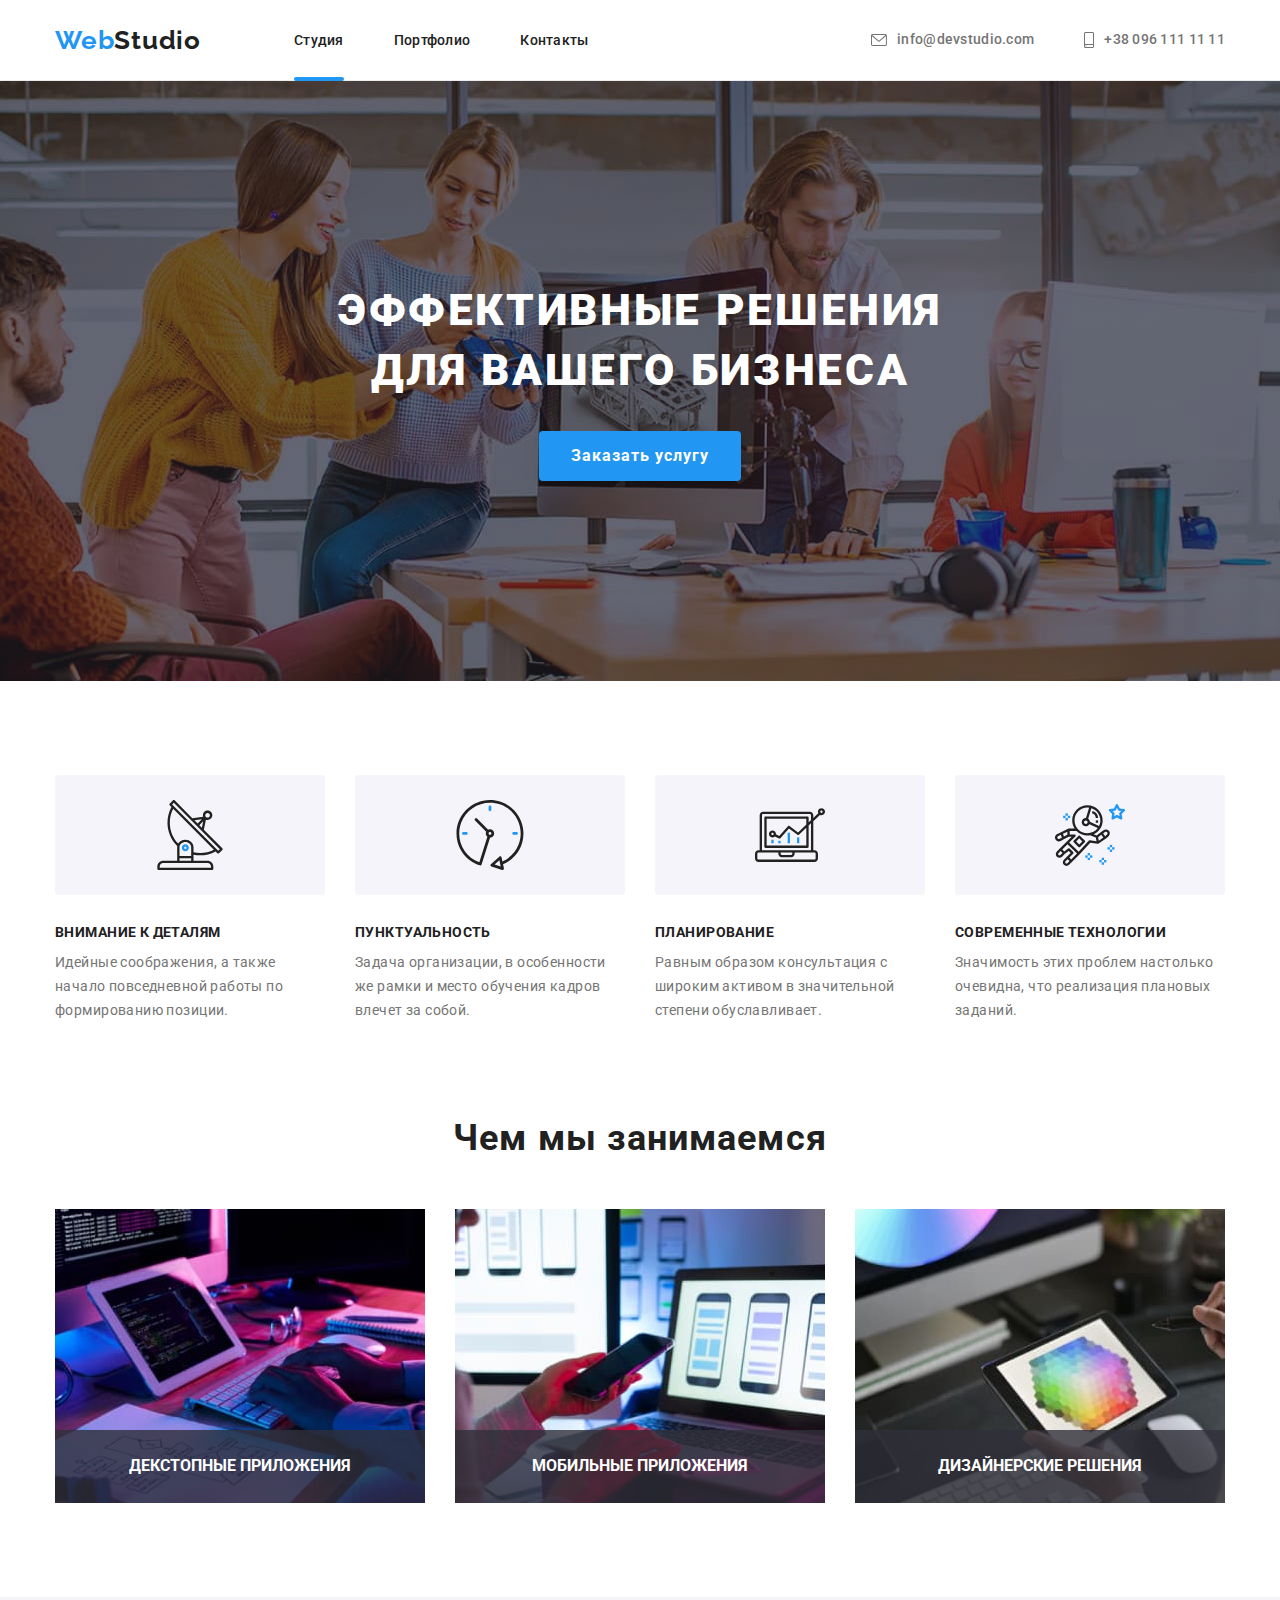
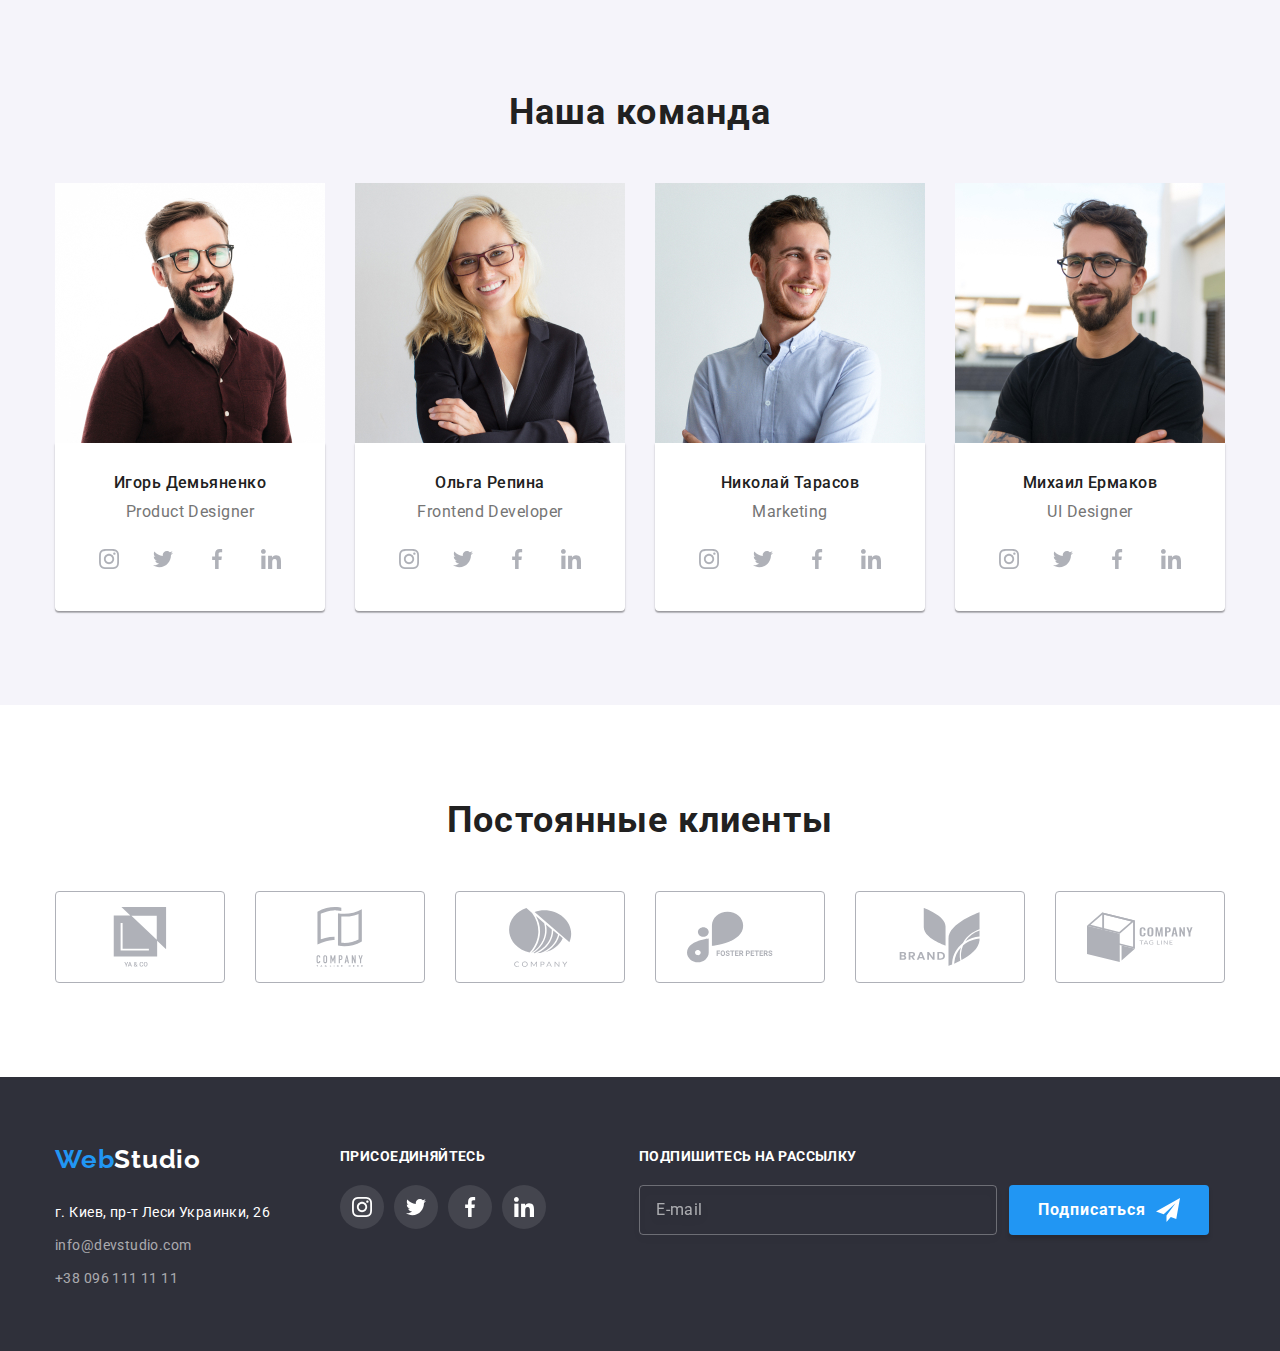
<file: index.html>
<!DOCTYPE html>
<html lang="ru">
<head>
    <meta charset="UTF-8">
    <meta http-equiv="X-UA-Compatible" content="IE=edge">
    <meta name="viewport" content="width=device-width, initial-scale=1.0">
    <link rel="stylesheet" href="https://cdnjs.cloudflare.com/ajax/libs/modern-normalize/1.1.0/modern-normalize.min.css">
    <link rel="stylesheet" href="./CSS/main.min.css">
    <link rel="preconnect" href="https://fonts.googleapis.com">
    <link rel="preconnect" href="https://fonts.gstatic.com" crossorigin>
    <link href="https://fonts.googleapis.com/css2?family=Raleway:wght@700&family=Roboto:wght@400;500;700;900&display=swap" rel="stylesheet">
    <title>WebStudio</title>
</head>
<body>
    <header class="header">
    <div class="container">
        <nav class="header-nav">
            <div class="container-logo">
            <a class="logo link" href="WebStudio">Web<span class="logo-accent">Studio</span></a>
            </div>
            <ul class="header-list list ">
                <li class="header-item ">
                    <a class="header-link link current" href="">Студия</a>
                </li>
                <li class="header-item">
                    <a class="header-link link" href="./portfolio.html">Портфолио</a>
                </li>
                <li class="header-item">
                    <a class="header-link link" href="">Контакты</a>
                </li>
            </ul>
        </nav>
            <div class="header-contact-icon">
            <ul class="header-contact-list list">
                <li class="contact-icon-mail"><a class="header-contact link" href="mailto:info@devstudio.com"><svg class="contact-icon-envelope" width="16px" height="12px">
                    <use href="./images/icons.svg#icon-envelope-hover"></use>
                </svg> info@devstudio.com</a></li>
                <li class="contact-icon-tel"><a class="header-contact link" href="tel:+380961111111"><svg class="contact-icon-smartphone" width="10px" height="16px">
                    <use href="./images/icons.svg#icon-smartphone"></use>
                </svg> +38 096 111 11 11</a></li>
            </ul>
            </div>
    </div>
    </header>
    <main>
        <section class="hero">
            <div class="container">
                <h1 class="hero-title" id="studio">Эффективные решения для вашего бизнеса</h1>
                <button class="hero-btn" type="button" data-modal-open>Заказать услугу</button>
            </div>
        </section>
        <section class="benefits">
            <div class="container benefits-container">
                <ul class="benefits-icon-list list">
                    <li class="benefits-icon-item">
                        <a href="" class="benefits-icon-link link">
                            <svg class="benefits-icon" width="70px" height="70px">
                                <use href="./images/icons.svg#icon-antenna"></use>
                            </svg>
                        </a>
                    </li>
                    <li class="benefits-icon-item">
                        <a href="" class="benefits-icon-link link">
                            <svg class="benefits-icon" width="70px" height="70px">
                                <use href="./images/icons.svg#icon-clock"></use>
                            </svg>
                        </a>
                    </li>
                    <li class="benefits-icon-item">
                        <a href="" class="benefits-icon-link link">
                            <svg class="benefits-icon" width="70px" height="70px">
                                <use href="./images/icons.svg#icon-diagram"></use>
                            </svg>
                        </a>
                    </li>
                    <li class="benefits-icon-item">
                        <a href="" class="benefits-icon-link link">
                            <svg class="benefits-icon" width="70px" height="70px">
                                <use href="./images/icons.svg#icon-astronaut-1"></use>
                            </svg>
                        </a>
                    </li>
                </ul>
                <ul class="benefits-list list">
                    <li class="benefits-item">
                        <h3 class="benefits-title">Внимание к деталям</h3>
                        <p class="benefits-text">Идейные соображения, а также начало повседневной работы по формированию позиции.</p>
                    </li>
                    <li class="benefits-item">
                        <h3 class="benefits-title">Пунктуальность</h3>
                        <p class="benefits-text">Задача организации, в особенности же рамки и место обучения кадров влечет за собой.</p>
                    </li>
                    <li class="benefits-item">
                        <h3 class="benefits-title">Планирование</h3>
                        <p class="benefits-text">Равным образом консультация с широким активом в значительной степени обуславливает.</p>
                    </li>
                    <li class="benefits-item">
                        <h3 class="benefits-title">Современные технологии</h3>
                        <p class="benefits-text">Значимость этих проблем настолько очевидна, что реализация плановых заданий.</p>
                    </li>
                </ul>
            </div>
        </section>
        <section class="about">
            <div class="container">
                <h2 class="about-title title">Чем мы занимаемся</h2>
                <ul class="about-list list">
                    <li class="about-item">
                        <img src="./images/what_are_we_doing/totype.jpg" alt="Человек печатает" width="370">
                        <p class="about-text">декстопные приложения</p>
                        </li>
                    <li class="about-item">
                        <img src="./images/what_are_we_doing/analysis.jpg" alt="Человек анализирует" width="370">
                        <p class="about-text">мобильные приложения</p>
                    </li>
                    <li class="about-item">
                        <img src="./images/what_are_we_doing/painting.jpg" alt="Человек рисует" width="370">
                        <p class="about-text">дизайнерские решения</p>
                    </li>
                </ul>
            </div>
        </section>
        <section class="team">
            <div class="container">
                <h2 class="team__title title">Наша команда</h2>
                <ul class="card__list list">
                    <li class="card__list--item">
                        <img src="./images/team/productdesigner.jpg" 
                            alt="Игорь Демьяненко" 
                            width="270" 
                            height="260">
                    <div class="card__list--top-wrap">
                        <h3 class="card__list--suptitle">Игорь Демьяненко</h3>
                        <p class="card__list--subtitle">Product Designer</p>
                        <ul class="socials list">
                            <li class="socials__item ">
                                <a class="socials__link link"  href="">
                                    <svg class="socials__icon" width="20" height="20"> <use href="./images/icons.svg#icon-insta">
                                    </use>
                                </svg>
                                </a>
                            </li>
                            <li class="socials__item ">
                                <a class="socials__link link"  href="">
                                    <svg class="socials__icon" width="20" height="20"> <use href="./images/icons.svg#icon-tw">
                                    </use>
                                </svg>
                                </a>
                            </li>
                            <li class="socials__item ">
                                <a class="socials__link link"  href="">
                                    <svg class="socials__icon width="20" height="20"> <use href="./images/icons.svg#icon-fb">
                                    </use>
                                </svg>
                                </a>
                            </li>
                            <li class="socials__item ">
                                <a class="socials__link link"  href="">
                                    <svg class="socials__icon width="20" height="20"> <use href="./images/icons.svg#icon-ld">
                                    </use>
                                </svg>
                                </a>
                            </li>
                        </ul>
                    </div>
                    </li>
                    <li class="card__list--item">
                        <img src="./images/team/frontenddeveloper.jpg" alt="Ольга Репина" 
                            width="270">
                    <div class="card__list--top-wrap">
                        <h3 class="card__list--suptitle">Ольга Репина</h3>
                        <p class="card__list--subtitle">Frontend Developer</p>
                        <ul class="socials list">
                            <li class="socials__item ">
                                <a class="socials__link link"  href="">
                                    <svg class="socials__icon" width="20" height="20"> <use href="./images/icons.svg#icon-insta">
                                    </use>
                                </svg>
                                </a>
                            </li>
                            <li class="socials__item ">
                                <a class="socials__link link"  href="">
                                    <svg class="socials__icon" width="20" height="20"> <use href="./images/icons.svg#icon-tw">
                                    </use>
                                </svg>
                                </a>
                            </li>
                            <li class="socials__item ">
                                <a class="socials__link link"  href="">
                                    <svg class="socials__icon width="20" height="20"> <use href="./images/icons.svg#icon-fb">
                                    </use>
                                </svg>
                                </a>
                            </li>
                            <li class="socials__item ">
                                <a class="socials__link link"  href="">
                                    <svg class="socials__icon width="20" height="20"> <use href="./images/icons.svg#icon-ld">
                                    </use>
                                </svg>
                                </a>
                            </li>
                        </ul>
                    </div>
                    </li>
                    <li class="card__list--item">
                        <img src="./images/team/marketing.jpg" alt="Николай Тарасов" 
                            width="270" 
                            height="260">
                    <div class="card__list--top-wrap">
                        <h3 class="card__list--suptitle">Николай Тарасов</h3>
                        <p class="card__list--subtitle">Marketing</p>
                        <ul class="socials list">
                            <li class="socials__item ">
                                <a class="socials__link link"  href="">
                                    <svg class="socials__icon" width="20" height="20"> <use href="./images/icons.svg#icon-insta">
                                    </use>
                                </svg>
                                </a>
                            </li>
                            <li class="socials__item ">
                                <a class="socials__link link"  href="">
                                    <svg class="socials__icon" width="20" height="20"> <use href="./images/icons.svg#icon-tw">
                                    </use>
                                </svg>
                                </a>
                            </li>
                            <li class="socials__item ">
                                <a class="socials__link link"  href="">
                                    <svg class="socials__icon width="20" height="20"> <use href="./images/icons.svg#icon-fb">
                                    </use>
                                </svg>
                                </a>
                            </li>
                            <li class="socials__item ">
                                <a class="socials__link link"  href="">
                                    <svg class="socials__icon width="20" height="20"> <use href="./images/icons.svg#icon-ld">
                                    </use>
                                </svg>
                                </a>
                            </li>
                        </ul>
                    </div>
                    </li>
                    <li class="card__list--item">
                        <img src="./images/team/uidesigner.jpg" alt="Михаил Ермаков" 
                            width="270" 
                            height="260">
                    <div class="card__list--top-wrap">
                        <h3 class="card__list--suptitle">Михаил Ермаков</h3>
                        <p class="card__list--subtitle">UI Designer</p>
                        <ul class="socials list">
                            <li class="socials__item ">
                                <a class="socials__link link"  href="">
                                    <svg class="socials__icon" width="20" height="20"> <use href="./images/icons.svg#icon-insta">
                                    </use>
                                </svg>
                                </a>
                            </li>
                            <li class="socials__item ">
                                <a class="socials__link link"  href="">
                                    <svg class="socials__icon" width="20" height="20"> <use href="./images/icons.svg#icon-tw">
                                    </use>
                                </svg>
                                </a>
                            </li>
                            <li class="socials__item ">
                                <a class="socials__link link"  href="">
                                    <svg class="socials__icon width="20" height="20"> <use href="./images/icons.svg#icon-fb">
                                    </use>
                                </svg>
                                </a>
                            </li>
                            <li class="socials__item ">
                                <a class="socials__link link"  href="">
                                    <svg class="socials__icon width="20" height="20"> <use href="./images/icons.svg#icon-ld">
                                    </use>
                                </svg>
                                </a>
                            </li>
                        </ul>
                    </div>
                    </li>
                </ul>
            </div>
        </section>
        <section class="clients">
            <div class="container">
            <h2 class="clients__title title">Постоянные клиенты</h2>
            <ul class="clients__list list">
                <li class="clients__item">
                    <a href="" class="clients__link link">
                        <svg class="clients__icon" width="106" height="60"> 
                            <use href="./images/icons.svg#icon-company-1"></use>
                        </svg>
                    </a>
                </li>
                <li class="clients__item">
                    <a href="" class="clients__link link">
                        <svg class="clients__icon" width="106" height="60">
                            <use href="./images/icons.svg#icon-company-2"></use>
                        </svg>
                    </a>
                </li>
                <li class="clients__item">
                    <a href="" class="clients__link link">
                        <svg class="clients__icon" width="106" height="60">
                            <use href="./images/icons.svg#icon-company-3"></use>
                        </svg>
                    </a>
                </li>
                <li class="clients__item">
                    <a href="" class="clients__link link">
                        <svg class="clients__icon" width="106" height="60">
                            <use href="./images/icons.svg#icon-company-4"></use>
                        </svg>
                    </a>
                </li>
                <li class="clients__item">
                    <a href="" class="clients__link link">
                        <svg class="clients__icon" width="106" height="60">
                            <use href="./images/icons.svg#icon-company-5"></use>
                        </svg>
                    </a>
                </li>
                <li class="clients__item">
                    <a href="" class="clients__link link">
                        <svg class="clients__icon" width="106" height="60">
                            <use href="./images/icons.svg#icon-company-6"></use>
                        </svg>
                    </a>
                </li>
            </ul>
            </div>
        </section>
        <footer class="contact-info ">
        <div class="container">
            <div class="footer-left">
            <div class="footer-logo">
                <a class="logo link logo-down" href="WebStudio">Web<span class="logo-accent-secondary">Studio</span></a>
            </div>
            <address>
            <ul class="contact-info-list list" >
                <li class="contact-info-item link">
                    <a class="contact-info-link-geo link" href="https://goo.gl/maps/p29ZWmAtgmgeGxHdA">г. Киев, пр-т Леси Украинки, 26</a>
                </li>
                <li class="contact-info-item"> 
                    <a class="contact-info-link link" href="mailto:info@devstudio.com">info@devstudio.com</a>
                </li>
                <li class="contact-info-item">
                    <a class="contact-info-link link" href="tel:"+380961111111">+38 096 111 11 11</a>
                </li>
            </ul>
            </address>
            </div>
            <div class="footer-right">
                <h2 class="footer-right-title">присоединяйтесь</h2>
                    <ul class="footer-right-list list">
                            <li class="footer-right-item ">
                                <a class="footer-right-link link"  href="">
                                    <svg class="footer-right-icon" width="20" height="20"> <use href="./images/icons.svg#icon-insta">
                                    </use>
                                </svg>
                                </a>
                            </li>
                            <li class="footer-right-item ">
                                <a class="footer-right-link link"  href="">
                                    <svg class="footer-soc-icon" width="20" height="20"> <use href="./images/icons.svg#icon-tw">
                                    </use>
                                </svg>
                                </a>
                            </li>
                            <li class="footer-right-item ">
                                <a class="footer-right-link link" href="">
                                    <svg class="footer-right-icon" width="20" height="20"> <use href="./images/icons.svg#icon-fb">
                                    </use>
                                </svg>
                                </a>
                            </li>
                            <li class="footer-right-item ">
                                <a class="footer-right-link link"  href="">
                                    <svg class="footer-right-icon" width="20" height="20"> <use href="./images/icons.svg#icon-ld">
                                    </use>
                                </svg>
                                </a>
                            </li>
                        </ul>
            </div>
            <div class="subscribe-footer">
                <h2 class="subscribe-title">Подпишитесь на рассылку</h2>
                <div class="subscribe-field-form">
                <label class="subscribe-form"></label>
                <input 
                type="email"
                name="subscribe-email"
                placeholder="E-mail"
                class="subscribe-input">
                <button type="button" class="footer-btn">Подписаться <svg class="footer-icon-btn" width="24" height="24">
                    <use href="./images/icons.svg#icon-tg"></use>
                </div>
                </div>
            </div>
        </div>
    </footer>
    <div class="backdrop is-hidden" data-modal>
        <div class="modal">
            <button type="button" class="modal-btn" data-modal-close>
                <svg class="modal-icon" width="10" height="10">
                    <use href="./images/icons.svg#icon-close"></use>
                </svg>
            </button>
            <p class="modal-title">Оставьте свои данные, мы вам перезвоним</p>
            <form class="modal-form">
                <div class="modal-field">
                    <label class="form-label" for="modal-text">Имя</label>
                        <div class="input-wrap">
                        <input 
                        type="text"
                        id="modal-text"
                        class="modal-input" 
                        name="user-name"
                        required
                        >
                        <svg class="input-icon" width="18" height="18">
                            <use href="./images/icons.svg#icon-person-modal"></use>
                        </svg>
                    </div>
                </div>
            <div class="modal-field">
                <label class="form-label">
                    Телефон
                    <span class="span-wrap">
                    <input 
                        type="tel" 
                        class="modal-input" 
                        name="tel"
                        required
                    >
                    <svg class="input-icon" width="18" height="18">
                        <use href="./images/icons.svg#icon-phone-modal"></use>
                    </svg>
                    </span>
                </label>
            </div>
            <div class="modal-field">
            <label class="form-label" for="user-email">Почта</label>
                <div class="input-wrap">
                        <input 
                        type="email" 
                        for="user-email"
                        class="modal-input" 
                        name="email"
                        required
                        >
                        <svg class="input-icon" width="18" height="18">
                        <use href="./images/icons.svg#icon-email-modal"></use>
                        </svg>
                </div>
            </div>
            <label class="form-label" for="modal-text">Комментарий</label>
                <textarea 
                name="modal-text" 
                id="modal-text"
                class="modal-text-area"
                placeholder="Введите текст"
                ></textarea>
            <div class="modal-field">
                    <input
                    type="checkbox"
                    name="privacy"
                    class="modal-input-checkbox visually-hidden"
                    id="modal-input"
                    >
            <label for="modal-input" class="check-text"><span>
                <svg class="icon-check" width="16px" height="15px">
                    <use href="./images/icons.svg#icon-check"></use>
                </svg>
            </span>Соглашаюсь с рассылкой и принимаю &nbsp <a href="">Условия договора</a></label>
            </div>
            <button type="submit" class="modal-btn-submit">Отправить</button>
            </form>
        </div>
    </div>
    </main>
<script src="./js/modal.js"></script>
</body>
</html>
</file>
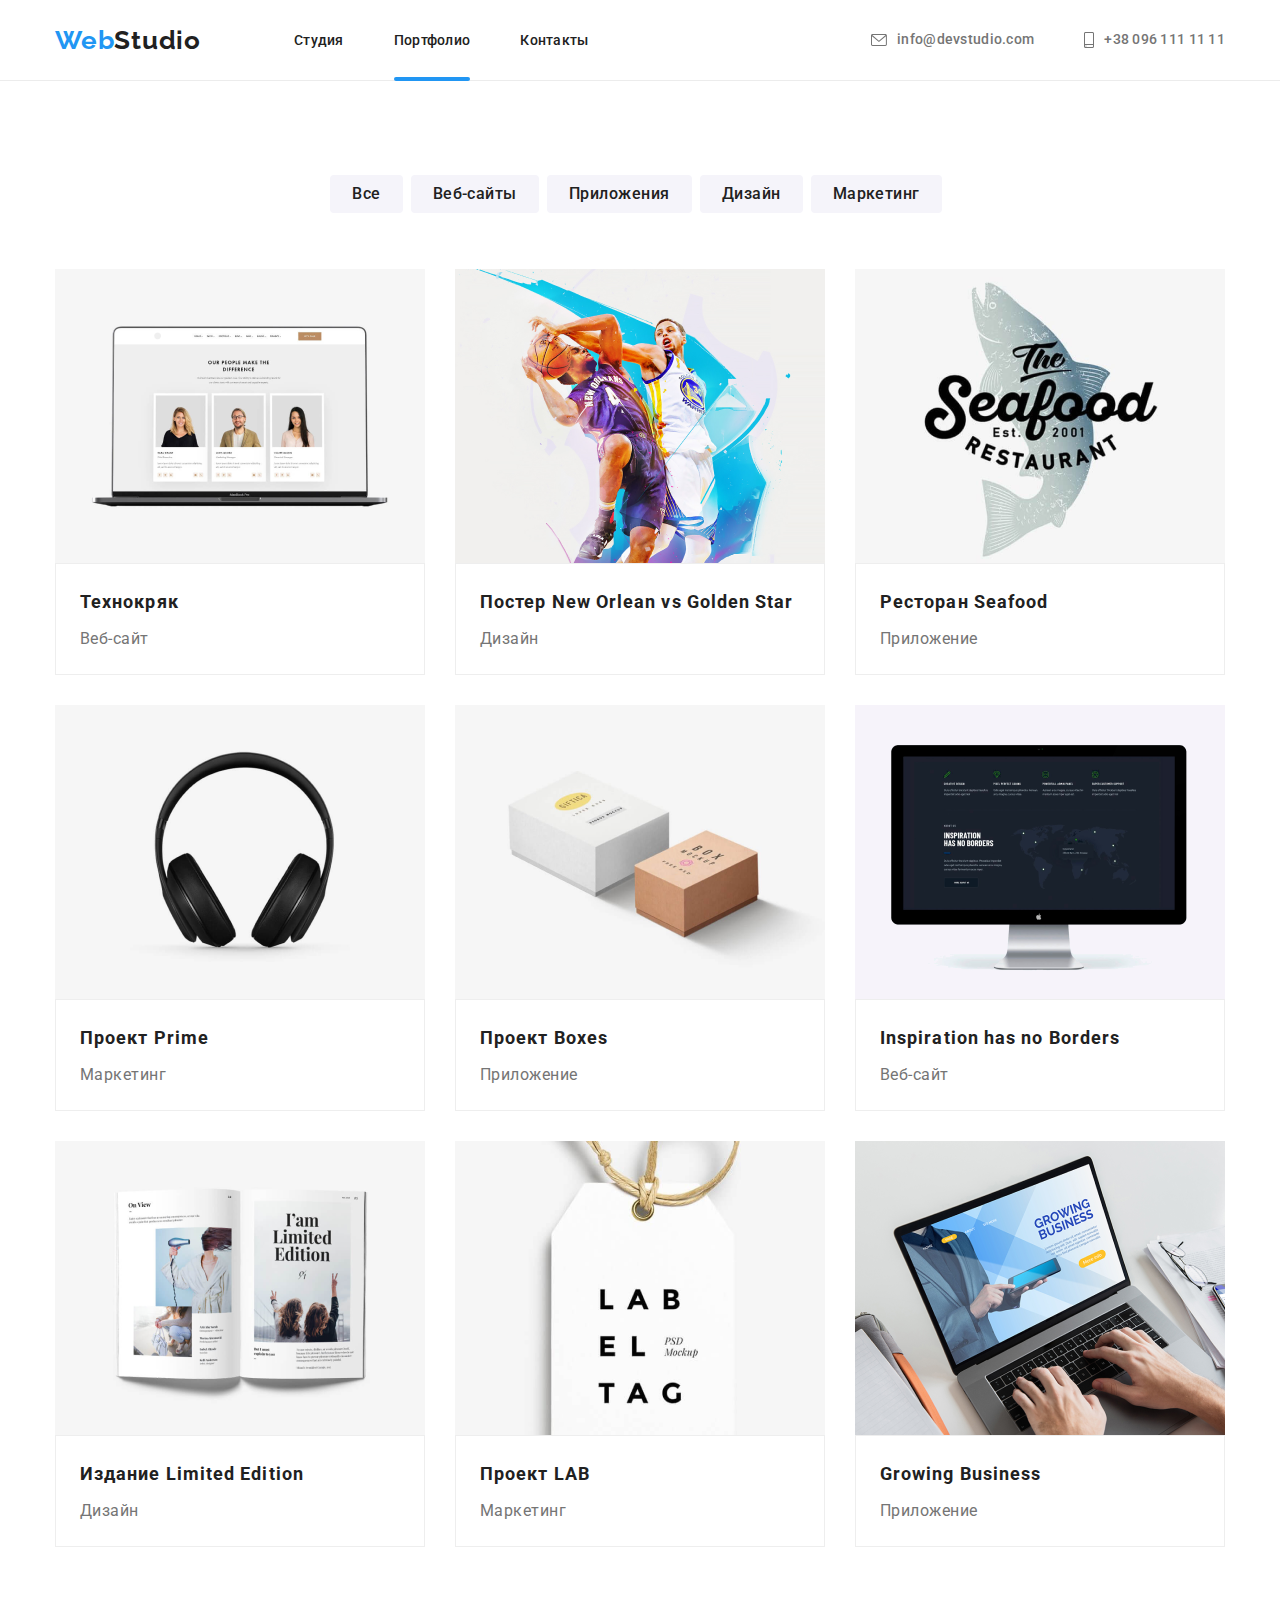
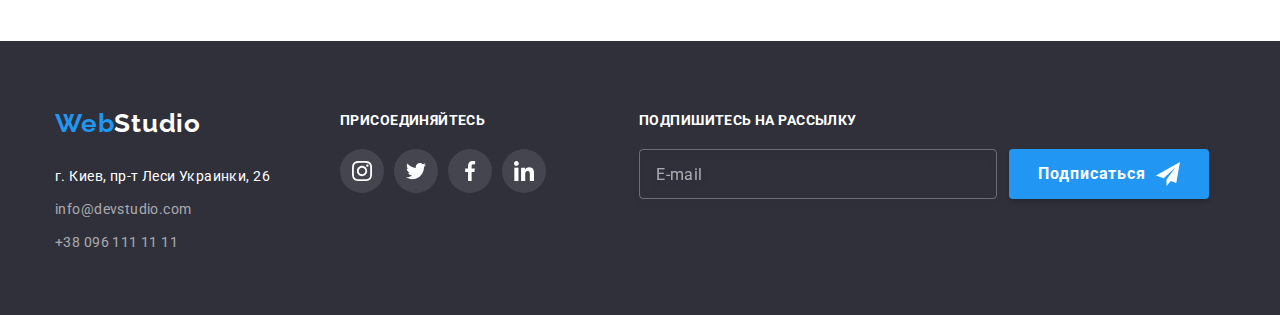
<file: portfolio.html>
<!DOCTYPE html>
<html lang="ru">
<head>
    <meta charset="UTF-8">
    <meta http-equiv="X-UA-Compatible" content="IE=edge">
    <meta name="viewport" content="width=device-width, initial-scale=1.0">
    <link rel="stylesheet" href="https://cdnjs.cloudflare.com/ajax/libs/modern-normalize/1.1.0/modern-normalize.min.css">
    <link rel="stylesheet" href="./CSS/main.min.css">
    <link rel="preconnect" href="https://fonts.googleapis.com">
    <link rel="preconnect" href="https://fonts.gstatic.com" crossorigin>
    <link href="https://fonts.googleapis.com/css2?family=Raleway:wght@700&family=Roboto:wght@400;500;700;900&display=swap" rel="stylesheet">
    <title>WebStudio</title>
</head>
<body>
    <header class="header">
    <div class="container header-container">
        <nav class="header-nav">
            <div class="container-logo">
                <a class="logo link" href="WebStudio">Web<span class="logo-accent">Studio</span></a>
            </div>
            <ul class="header-list list ">
                <li class="header-item ">
                    <a class="header-link link " href="./index.html">Студия</a>
                </li>
                <li class="header-item">
                    <a class="header-link link current" href="">Портфолио</a>
                </li>
                <li class="header-item">
                    <a class="header-link link " href="">Контакты</a>
                </li>
            </ul>
        </nav>
            <div class="header-contact-icon">
            <ul class="header-contact-list list">
                <li class="contact-icon-mail"><a class="header-contact link" href="mailto:info@devstudio.com"><svg class="contact-icon-envelope" width="16px" height="12px">
                    <use href="./images/icons.svg#icon-envelope-hover"></use>
                </svg> info@devstudio.com</a></li>
                <li class="contact-icon-tel"><a class="header-contact link" href="tel:+380961111111"><svg class="contact-icon-smartphone" width="10px" height="16px">
                    <use href="./images/icons.svg#icon-smartphone"></use>
                </svg> +38 096 111 11 11</a></li>
            </ul>
            </div>
    </div>
    </header>
    <main>
        <section class="galery">
        <div class="container">
                <ul class="galery-filter list">
                    <li class="galery-item">
                        <button class="galery-filter-btn" type="button">Все</button>
                    </li>
                    <li class="galery-item">
                        <button class="galery-filter-btn" type="button">Веб-сайты</button>
                    </li>
                    <li class="galery-item">
                        <button class="galery-filter-btn" type="button">Приложения</button>
                    </li>
                    <li class="galery-item">
                        <button class="galery-filter-btn" type="button">Дизайн</button>
                    </li>
                    <li class="galery-item">
                        <button class="galery-filter-btn" type="button">Маркетинг</button>
                    </li>
                </ul>
                <div class="galery-list-container">
                    <ul class="galery-list list">
                        <li class="galery-list-item">
                            <div class="galery-top-wrap">
                            <img src="./images/gallery/technoquack.png" 
                            alt="Технокряк" width="370"
                            />
                            <p class="galery-top-text">Ресурс предлагает комплексные предложения с разным уровнем функционала и сервисов. Все это позволит посетителю получить исчерпывающие сведения о компании или частном лице.</p>
                            </div>
                            <div class="galery-cards-text">
                                <h2 class="galery-list-title">Технокряк</h2>
                                <p class="galery-list-subtitle">Веб-сайт</p>
                            </div>
                        </li>
                        <li class="galery-list-item">
                            <div class="galery-top-wrap">
                            <img src="./images/gallery/new_orlean_vs_golden_star.png" 
                            alt="Постер New Orlean vs Golden Star" width="370">
                            <p class="galery-top-text">Ресурс предлагает комплексные предложения с разным уровнем функционала и сервисов. Все это позволит посетителю получить исчерпывающие сведения о компании или частном лице.</p>
                            </div>
                            <div class="galery-cards-text">
                                <h2 class="galery-list-title">Постер New Orlean vs Golden Star</h2>
                                <p class="galery-list-subtitle">Дизайн</p>
                            </div>
                        </li>
                        <li class="galery-list-item">
                            <div class="galery-top-wrap">
                            <img src="./images/gallery/seafood.png" 
                            alt="Ресторан Seafood" width="370">
                            <p class="galery-top-text">Ресурс предлагает комплексные предложения с разным уровнем функционала и сервисов. Все это позволит посетителю получить исчерпывающие сведения о компании или частном лице.</p>
                            </div>
                            <div class="galery-cards-text">
                                <h2 class="galery-list-title">Ресторан Seafood</h2>
                                <p class="galery-list-subtitle">Приложение</p>
                            </div>
                        </li>
                        <li class="galery-list-item">
                            <div class="galery-top-wrap">
                            <img src="./images/gallery/prime.png" 
                            alt="Проект Prime" width="370">
                            <p class="galery-top-text">Ресурс предлагает комплексные предложения с разным уровнем функционала и сервисов. Все это позволит посетителю получить исчерпывающие сведения о компании или частном лице.</p>
                            </div>
                            <div class="galery-cards-text">
                                <h2 class="galery-list-title">Проект Prime</h2>
                                <p class="galery-list-subtitle">Маркетинг</p>
                            </div>
                        </li>
                        <li class="galery-list-item">
                            <div class="galery-top-wrap">
                            <img src="./images/gallery/boxes.png" 
                            alt="Проект Boxes" width="370">
                            <p class="galery-top-text">Ресурс предлагает комплексные предложения с разным уровнем функционала и сервисов. Все это позволит посетителю получить исчерпывающие сведения о компании или частном лице.</p>
                            </div>
                            <div class="galery-cards-text">
                                <h2 class="galery-list-title">Проект Boxes</h2>
                                <p class="galery-list-subtitle">Приложение</p>
                            </div>
                        </li>
                        <li class="galery-list-item">
                            <div class="galery-top-wrap">
                            <img src="./images/gallery/inspiration_has_no_borders.png" 
                            alt="Inspiration has no Borders" width="370">
                            <p class="galery-top-text">Ресурс предлагает комплексные предложения с разным уровнем функционала и сервисов. Все это позволит посетителю получить исчерпывающие сведения о компании или частном лице.</p>
                            </div>
                            <div class="galery-cards-text">
                                <h2 class="galery-list-title">Inspiration has no Borders</h2>
                                <p class="galery-list-subtitle">Веб-сайт</p>
                            </div>
                        </li>
                        <li class="galery-list-item">
                            <div class="galery-top-wrap">
                            <img src="./images/gallery/limited_edition.png" 
                            alt="Издание Limited Edition" width="370">
                            <p class="galery-top-text">Ресурс предлагает комплексные предложения с разным уровнем функционала и сервисов. Все это позволит посетителю получить исчерпывающие сведения о компании или частном лице.</p>
                            </div>
                            <div class="galery-cards-text">
                                <h2 class="galery-list-title">Издание Limited Edition</h2>
                                <p class="galery-list-subtitle">Дизайн</p>
                            </div>
                        </li>
                        <li class="galery-list-item">
                            <div class="galery-top-wrap">
                            <img src="./images/gallery/lab.png" 
                            alt="Проект LAB" width="370">
                            <p class="galery-top-text">Ресурс предлагает комплексные предложения с разным уровнем функционала и сервисов. Все это позволит посетителю получить исчерпывающие сведения о компании или частном лице.</p>
                            </div>
                            <div class="galery-cards-text">
                                <h2 class="galery-list-title">Проект LAB</h2>
                                <p class="galery-list-subtitle">Маркетинг</p>
                            </div>
                        </li>
                        <li class="galery-list-item">
                            <div class="galery-top-wrap">
                            <img src="./images/gallery/growing_business.png" 
                            alt="Growing Business" width="370">
                            <p class="galery-top-text">Ресурс предлагает комплексные предложения с разным уровнем функционала и сервисов. Все это позволит посетителю получить исчерпывающие сведения о компании или частном лице.</p>
                            </div>
                            <div class="galery-cards-text">
                                <h2 class="galery-list-title">Growing Business</h2>
                                <p class="galery-list-subtitle">Приложение</p>
                            </div>
                        </li>
                    </ul>
                </div>
            </div>
        </section>
    </main>
    <footer class="contact-info ">
        <div class="container">
            <div class="footer-left">
            <div class="footer-logo">
                <a class="logo link logo-down" href="WebStudio">Web<span class="logo-accent-secondary">Studio</span></a>
            </div>
            <address>
            <ul class="contact-info-list list" >
                <li class="contact-info-item link">
                    <a class="contact-info-link-geo link" href="https://goo.gl/maps/p29ZWmAtgmgeGxHdA">г. Киев, пр-т Леси Украинки, 26</a>
                </li>
                <li class="contact-info-item"> 
                    <a class="contact-info-link link" href="mailto:info@devstudio.com">info@devstudio.com</a>
                </li>
                <li class="contact-info-item">
                    <a class="contact-info-link link" href="tel:"+380961111111">+38 096 111 11 11</a>
                </li>
            </ul>
            </address>
            </div>
            <div class="footer-right">
                <h2 class="footer-right-title">присоединяйтесь</h2>
                    <ul class="footer-right-list list">
                            <li class="footer-right-item ">
                                <a class="footer-right-link link"  href="">
                                    <svg class="footer-right-icon" width="20" height="20"> <use href="./images/icons.svg#icon-insta">
                                    </use>
                                </svg>
                                </a>
                            </li>
                            <li class="footer-right-item ">
                                <a class="footer-right-link link"  href="">
                                    <svg class="footer-soc-icon" width="20" height="20"> <use href="./images/icons.svg#icon-tw">
                                    </use>
                                </svg>
                                </a>
                            </li>
                            <li class="footer-right-item ">
                                <a class="footer-right-link link" href="">
                                    <svg class="footer-right-icon" width="20" height="20"> <use href="./images/icons.svg#icon-fb">
                                    </use>
                                </svg>
                                </a>
                            </li>
                            <li class="footer-right-item ">
                                <a class="footer-right-link link"  href="">
                                    <svg class="footer-right-icon" width="20" height="20"> <use href="./images/icons.svg#icon-ld">
                                    </use>
                                </svg>
                                </a>
                            </li>
                        </ul>
            </div>
            <div class="subscribe-footer">
                <h2 class="subscribe-title">Подпишитесь на рассылку</h2>
                <div class="subscribe-field-form">
                <label class="subscribe-form"></label>
                <input 
                type="email"
                name="subscribe-email"
                placeholder="E-mail"
                class="subscribe-input">
                <button type="button" class="footer-btn">Подписаться <svg class="footer-icon-btn" width="24" height="24">
                    <use href="./images/icons.svg#icon-tg"></use>
                </div>
                </div>
            </div>
        </div>
    </footer>
</body>
</html>
</file>
<file: CSS/main.min.css>
:root{--primary-font-family: "Roboto";--secondary-font-family: "Raleway";--primary-font-color:#212121;--secondary-font-color: #757575;--third-font-color: #FFFFFF;--first-background-color:#2196F3}p,h1,h2,h3,h4,h5,h6{margin:0}ul{margin:0;padding-left:0}button{cursor:pointer}a{color:currentColor}address{font-style:normal}img{display:block}body{font-family:var(--primary-font-family),sans-serif;color:var(--primary-font-color)}.link{text-decoration:none}.list{list-style:none}.title{font-weight:700;font-size:36px;line-height:1.17;letter-spacing:.03em;color:var(--primary-font-color)}.section{padding:94px 0px}.visually-hidden{position:absolute;white-space:nowrap;width:1px;height:1px;overflow:hidden;border:0;padding:0;clip:rect(0 0 0 0);clip-path:inset(50%);margin:-1px}.container{width:1200px;padding-left:15px;padding-right:15px;margin:0 auto}.logo{font-family:var(--secondary-font-family);font-weight:700;font-size:26px;line-height:1.7;letter-spacing:.03em;color:var(--first-background-color)}.logo-accent{color:var(--primary-font-color)}.header{border-bottom:1px solid #ececec}.header .container{display:flex;align-items:center}.header-nav{display:flex;align-items:center}.header-contact-icon{margin-left:auto}.container-logo{margin-right:93px}.header-item:not(:last-child){margin-right:50px}.header-contact-list{display:flex}.header-link{font-weight:500;font-size:14px;line-height:1.14;letter-spacing:.02em;color:var(--primary-font-color);padding-top:32px;padding-bottom:32px;transition:color 250ms linear;transition-timing-function:cubic-bezier(0.4, 0, 0.2, 1)}.header-link:hover{color:var(--first-background-color)}.header-link:focus{color:var(--first-background-color)}.header-contact{font-weight:500;font-size:14px;line-height:1.14;letter-spacing:.02em;color:var(--secondary-font-color);text-align:center;padding:32px 0;fill:var(--secondary-font-color);transition:color 250ms linear;transition-timing-function:cubic-bezier(0.4, 0, 0.2, 1)}.header-contact:hover{color:var(--first-background-color)}.header-contact:focus{color:var(--first-background-color)}.header-contact{margin-left:50px;display:flex;align-items:center}.header-list{display:flex}.contact-icon-envelope,.contact-icon-smartphone{fill:currentColor;margin-right:10px}.contact-icon:hover,.contact-icon:focus{color:var(--first-background-color)}.current{position:relative}.current:after{content:"";position:absolute;width:100%;height:4px;left:0;bottom:-1px;background-color:#2196f3;border-radius:2px}.hero{background-color:#c4c4c4;padding-top:200px;padding-bottom:200px;background-image:linear-gradient(rgba(47, 48, 58, 0.4), rgba(47, 48, 58, 0.4)),url("../images/bg.jpg");background-repeat:no-repeat;background-position:center;background-size:cover}.hero-title{font-weight:900;font-size:44px;line-height:1.36;letter-spacing:.06em;text-transform:uppercase;color:var(--third-font-color);text-align:center;margin-left:auto;margin-right:auto;margin-bottom:30px;text-align:center;max-width:696px}.hero-btn{font-family:inherit;font-weight:700;font-size:16px;line-height:1.88;letter-spacing:.06em;color:var(--third-font-color);background:var(--first-background-color);display:flex;align-items:center;text-align:center;padding:10px 32px;margin-right:auto;margin-left:auto;box-shadow:0px 4px 4px rgba(0,0,0,.15);border-radius:4px;transition:transform 250ms linear;transition-timing-function:cubic-bezier(0.4, 0, 0.2, 1);border:none}.benefits{padding:94px 0}.benefits-list{display:flex}.benefits-title{font-weight:700;font-size:14px;line-height:1.14;letter-spacing:.03em;text-transform:uppercase;margin-bottom:10px;max-width:270px}.benefits-item{margin-left:30px}.benefits-item:first-child{margin-left:0}.benefits-text{font-size:14px;line-height:1.71;letter-spacing:.03em;color:var(--secondary-font-color);width:270px}.benefits-icon-item{width:270px;height:120px;margin-left:30px;margin-bottom:30px;background:#f5f4fa;border-radius:4px}.benefits-icon-item:first-child{margin-left:0}.benefits-icon-list{display:flex}.benefits-icon-link{display:flex;align-items:center;justify-content:center;width:100%;height:100%}.about{padding-bottom:94px}.about-title{margin-bottom:50px;text-align:center;margin-left:auto;margin-right:auto}.about-item{flex-basis:2.5;margin-left:30px;position:relative}.about-text{padding:27px 0;position:absolute;bottom:0;background-color:rgba(47,48,58,.8);width:100%;text-align:center;justify-content:center;color:var(--third-font-color);text-transform:uppercase;font-weight:700}.about-list{display:flex;margin-left:-30px}.about-list{display:flex}.team{background:#f5f4fa;padding:94px 0}.team__title{margin-bottom:50px;text-align:center}.card__list--suptitle{font-weight:500;font-size:16px;line-height:1.19;letter-spacing:.03em}.card__list--subtitle{font-size:16px;line-height:1.19;letter-spacing:.03em;color:var(--secondary-font-color);margin-top:10px}.card__list{display:flex;text-align:center;margin-left:-30px}.card__list--item{flex-basis:calc((100% - 90px)/4);margin-left:30px}.card__list--top-wrap{padding:30px 0;background-color:var(--third-font-color);border-radius:0px 0px 4px 4px;box-shadow:0px 1px 3px rgba(0,0,0,.12),0px 1px 1px rgba(0,0,0,.14),0px 2px 1px rgba(0,0,0,.2)}.socials__item{width:44px;height:44px;margin-left:10px}.socials__item:first-child{margin-left:0}.socials__link{display:flex;align-items:center;justify-content:center;width:100%;height:100%;border-radius:50%;background-color:var(--third-font-color);transition:background-color 250ms linear;transition-timing-function:cubic-bezier(0.4, 0, 0.2, 1)}.socials__link:hover{background-color:var(--first-background-color)}.socials__link:focus{background-color:var(--first-background-color)}.socials{display:flex;justify-content:center;margin-top:16px}.socials__icon{fill:#afb1b8;transition:fill 250ms linear;transition-timing-function:cubic-bezier(0.4, 0, 0.2, 1)}.socials__link:hover .socials__icon,.socials__link:focus .socials__icon{fill:var(--third-font-color)}.clients{padding:94px 0;text-align:center}.clients__item{width:170px;height:92px;margin-left:30px;border:1px solid #afb1b8;border-radius:4px;transition:border 250ms linear;transition-timing-function:cubic-bezier(0.4, 0, 0.2, 1)}.clients__item:first-child{margin-left:0}.clients__item:hover{border:1px solid var(--first-background-color)}.clients__item:focus{border:1px solid var(--first-background-color)}.clients__list{display:flex;margin-top:50px}.clients__link{display:flex;align-items:center;justify-content:center;width:100%;height:100%;color:#afb1b8}.clients__icon{fill:currentColor;transition:fill 250ms linear;transition-timing-function:cubic-bezier(0.4, 0, 0.2, 1)}.clients__link:hover .clients__icon,.clients__link:focus .clients__icon{fill:var(--first-background-color)}.contact-info-link-geo{font-style:normal;font-size:14px;line-height:1.71;letter-spacing:.03em;color:var(--third-font-color);color:#fff}.contact-info-link{font-style:normal;font-size:14px;line-height:1.71;letter-spacing:.03em;color:rgba(255,255,255,.6)}.logo-accent-secondary{color:var(--third-font-color)}.footer-logo{margin-bottom:20px}.contact-info-item:not(:last-child){margin-bottom:9px}.contact-info{background:#2f303a}.footer-soc{display:flex;margin-left:156px}.footer-soc-list{display:flex;justify-content:center;margin-top:20px}.contact-info .container{display:flex}.footer-right-list{display:flex;justify-content:center;margin-top:20px}.footer-right-title{font-size:14px;line-height:1.14;letter-spacing:.03em;text-transform:uppercase;color:#fff}.footer-right-link{display:flex;align-items:center;justify-content:center;width:100%;height:100%;border-radius:50%;background-color:rgba(255,255,255,.1);fill:var(--third-font-color);transition:background-color 250ms linear;transition-timing-function:cubic-bezier(0.4, 0, 0.2, 1)}.footer-right-link:hover{background-color:var(--first-background-color)}.footer-right-link:focus{background-color:var(--first-background-color)}.footer-right-item{width:44px;height:44px;margin-left:10px}.footer-right-item:first-child{margin-left:0}.footer-right{padding-top:72px;margin-left:70px}.footer-left{padding-top:60px;padding-bottom:60px}.subscribe-footer{padding-top:72px;margin-left:93px}.subscribe-title{font-style:normal;font-weight:700;font-size:14px;line-height:1.14;letter-spacing:.03em;text-transform:uppercase;margin-bottom:20px;color:#fff}.footer-btn{display:flex;justify-content:center;text-align:center;align-items:center;margin-left:auto;margin-right:auto;width:200px;height:50px;background:#2196f3;box-shadow:0px 4px 4px rgba(0,0,0,.15);border-radius:4px;border:none;font-weight:700;font-size:16px;line-height:1.88;letter-spacing:.06em;margin-left:12px;color:#fff}.subscribe-input{width:358px;height:50px;padding-left:16px;background-color:rgba(0,0,0,0);border:1px solid rgba(255,255,255,.3);filter:drop-shadow(0px 4px 4px rgba(0, 0, 0, 0.15));border-radius:4px;color:var(--third-font-color)}.subscribe-input::placeholder{font-size:16px;line-height:1.25;display:flex;align-items:center;letter-spacing:.03em;color:rgba(255,255,255,.6);outline:none;transition:color 250ms linear;transition-timing-function:cubic-bezier(0.4, 0, 0.2, 1)}.subscribe-input::placeholder:focus::placeholder{color:rgba(0,0,0,0)}.footer-icon-btn{margin-left:10px}.subscribe-field-form{display:flex}.backdrop{position:fixed;top:0;left:0;width:100%;height:100%;background-color:rgba(0,0,0,.2);transition:opacity 300ms linear,visibility 300ms linear}.modal{position:absolute;width:528px;min-height:581px;background-color:var(--third-font-color);box-shadow:0px 1px 3px rgba(0,0,0,.12),0px 1px 1px rgba(0,0,0,.14),0px 2px 1px rgba(0,0,0,.2);border-radius:4px;top:50%;left:50%;transform:translate(-50%, -50%) scale(1);transition:transform 250ms linear;animation-timing-function:cubic-bezier(0.4, 0, 0.2, 1)}.backdrop.is-hidden .modal{transform:translate(-50%, -50%) scale(0)}.modal{padding:40px}.modal-btn{position:absolute;right:8px;top:8px;width:30px;height:30px;border-radius:50%;border:1px solid rgba(0,0,0,.1);background-color:var(--third-font-color);display:flex;align-items:center;justify-content:center}.modal-btn:hover .modal-icon{fill:var(--first-background-color)}.modal-icon{fill:#000;transition:fill 250ms linear;transition-timing-function:cubic-bezier(0.4, 0, 0.2, 1)}.is-hidden{opacity:0;visibility:hidden;pointer-events:none}.modal-title{font-weight:700;font-size:20px;line-height:1.15;text-align:center;letter-spacing:.03em;margin-bottom:12px;color:#212121}.modal-input{display:block;border:1px solid rgba(33,33,33,.2);border-radius:4px;width:100%;height:40px;margin-top:4px;padding-left:27px;background-color:rgba(0,0,0,0);outline:none;transition:border-color 250ms linear;transition-timing-function:cubic-bezier(0.4, 0, 0.2, 1)}.modal-input:focus{border-color:var(--first-background-color)}.modal-input:focus+.input-icon{fill:var(--first-background-color)}.form-label{display:block;font-size:12px;line-height:1.16;letter-spacing:.01em;margin-top:10px;color:#757575}.modal-text-area{width:100%;height:120px;border:1px solid rgba(33,33,33,.2);resize:none;border-radius:4px;padding:12px 16px;margin-top:4px;outline:none}.modal-text-area::placeholder{font-size:12px;line-height:1.16;letter-spacing:.01em;color:rgba(117,117,117,.5)}.modal-btn-submit{width:200px;height:50px;font-family:inherit;font-weight:700;font-size:16px;line-height:1.87;letter-spacing:.06em;color:var(--third-font-color);display:flex;margin-right:auto;margin-left:auto;background:#188ce8;box-shadow:0px 4px 4px rgba(0,0,0,.15);border-radius:4px;transition:transform 250ms linear;transition-timing-function:cubic-bezier(0.4, 0, 0.2, 1);justify-content:center;text-align:center;align-items:center;margin-top:30px;border:none}.input-wrap{position:relative}.input-icon{position:absolute;left:12px;top:50%;transform:translateY(-50%);transition:fill 250ms linear;transition-timing-function:cubic-bezier(0.4, 0, 0.2, 1)}.span-wrap{display:block;position:relative}.check-text{font-size:14px;letter-spacing:.03em;display:flex;color:#757575;margin-top:20px;justify-content:center}.check-text a{color:var(--first-background-color)}.check-text span{width:16px;height:15px;border-radius:2px;display:flex;justify-content:center;align-items:center;border:2px solid var(--primary-font-color);border-radius:4px;margin-right:7px}.icon-check{fill:rgba(0,0,0,0)}.modal-input-checkbox:checked+.check-text span{background-color:var(--first-background-color);border:none}.modal-input-checkbox:checked+.check-text .icon-check{fill:var(--third-font-color)}.galery{padding:94px 0}.galery-filter-btn{font-family:inherit;font-weight:500;font-size:16px;line-height:1.62;text-align:center;letter-spacing:.03em;color:#212121;cursor:pointer;border:none;padding:6px 22px;background:#f5f4fa;border-radius:4px;transition:background-color 250ms linear,color 250ms linear}.galery-filter-btn:hover{background-color:var(--first-background-color);color:var(--third-font-color);border-radius:4px;box-shadow:0px 3px 1px rgba(0,0,0,.1),0px 1px 2px rgba(0,0,0,.08),0px 2px 2px rgba(0,0,0,.12)}.galery-filter-btn:focus{background-color:var(--first-background-color);color:var(--third-font-color);border-radius:4px;box-shadow:0px 3px 1px rgba(0,0,0,.1),0px 1px 2px rgba(0,0,0,.08),0px 2px 2px rgba(0,0,0,.12)}.galery-filter{display:flex;justify-content:center;align-items:center;margin-bottom:56px}.galery-item{margin-right:8px}.galery-list-title{font-weight:700;font-size:18px;line-height:2;letter-spacing:.06em;color:var(--primary-font-color);margin-bottom:4px}.galery-list-subtitle{font-size:16px;line-height:1.88;letter-spacing:.03em;color:var(--secondary-font-color)}.galery-list{display:flex;flex-wrap:wrap;text-align:flex-start;margin-left:-30px}.galery-list-item{flex-basis:2.5;margin-left:30px;margin-bottom:30px}.galery-list-item:hover .galery-top-text{transform:translateY(0)}.galery-list-item:hover{box-shadow:0px 1px 1px rgba(0,0,0,.12),0px 4px 4px rgba(0,0,0,.06),1px 4px 6px rgba(0,0,0,.16)}.galery-list-item:nth-child(n+7){margin-bottom:0px}.galery-top-text{position:absolute;top:0;font-size:18px;color:var(--third-font-color);font-family:"Roboto";line-height:1.55;background-color:rgba(33,150,243,.9);padding:63px 24px;height:100%;transform:translateY(100%);transition:transform 250ms linear;transition-timing-function:cubic-bezier(0.4, 0, 0.2, 1)}.galery-top-wrap{position:relative;overflow:hidden}.galery-cards-text{border:1px solid #eee;padding:20px 24px}/*# sourceMappingURL=main.min.css.map */
</file>
